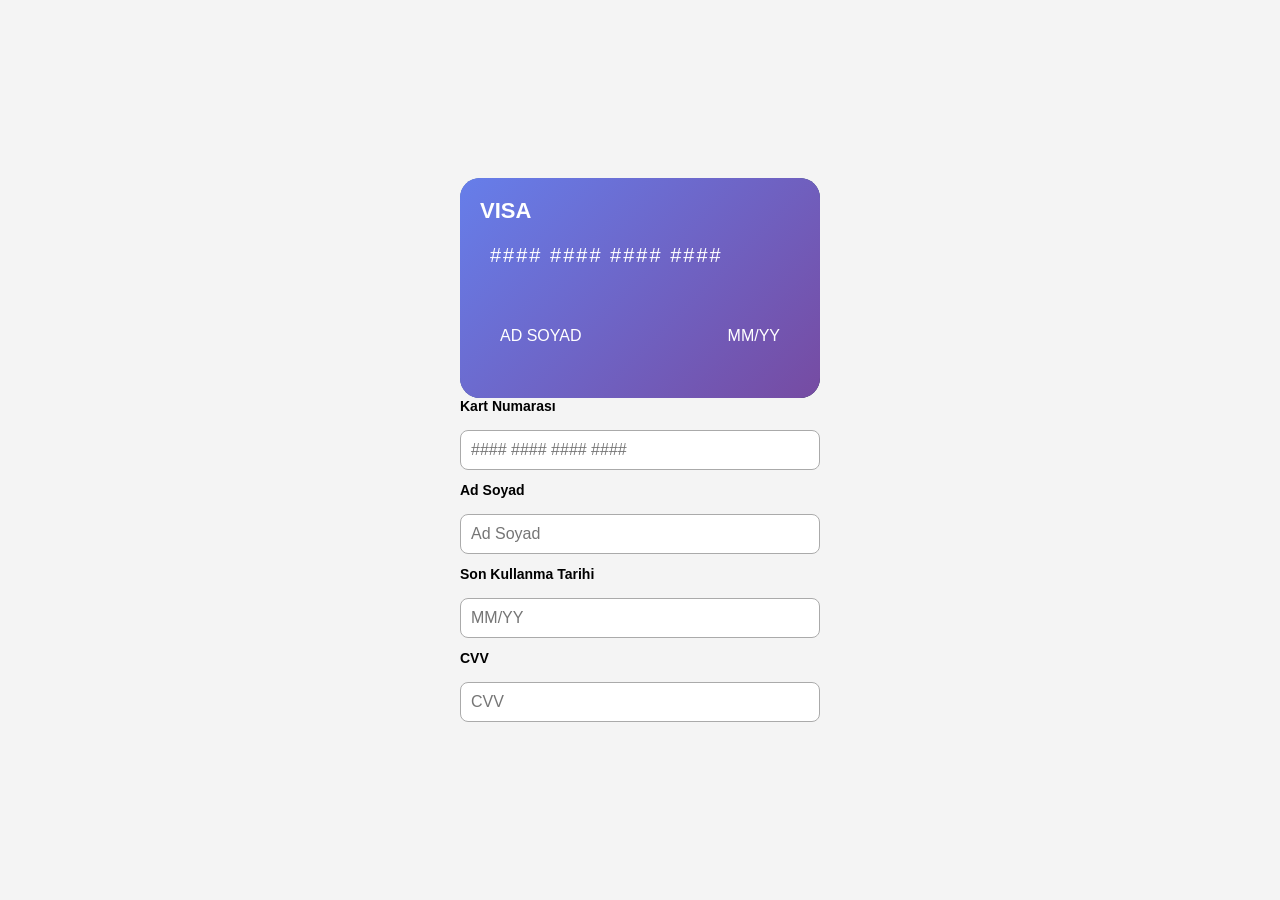
<file: src/pages/credit-card.html>
<!DOCTYPE html>
<html lang="tr">
<head>
  <meta charset="UTF-8" />
  <meta name="viewport" content="width=device-width, initial-scale=1" />
  <title>Credit Card Form</title>
  <link rel="stylesheet" href="../../public/assets/css/credit-card.css" />
</head>
<body>
  <div class="card-wrapper">
    <div class="card-container">
      <div class="credit-card" id="credit-card">
        <div class="card-inner">
          <div class="card-front">
            <div class="card-logo">VISA</div>
            <div class="card-number" id="card-number-display">#### #### #### ####</div>
            <div class="card-name-exp">
              <span id="card-name-display">AD SOYAD</span>
              <span id="card-exp-display">MM/YY</span>
            </div>
          </div>
          <div class="card-back">
            <div class="black-strip"></div>
            <div class="cvv-box">CVV: <span id="card-cvv-display">•••</span></div>
          </div>
        </div>
      </div>

      <!-- Form Alanı -->
      <form class="card-form" method="post" action="#" novalidate>
        <label for="card-number">Kart Numarası</label>
        <input type="text" id="card-number" maxlength="19" placeholder="#### #### #### ####" />

        <label for="card-name">Ad Soyad</label>
        <input type="text" id="card-name" placeholder="Ad Soyad" />

        <label for="card-exp">Son Kullanma Tarihi</label>
        <input type="text" id="card-exp" maxlength="5" placeholder="MM/YY" />

        <label for="card-cvv">CVV</label>
        <input type="text" id="card-cvv" maxlength="3" placeholder="CVV" />
      </form>
    </div>
  </div>

  <script src="../../public/assets/scripts/credit-card.js"></script>
</body>
</html>
</file>
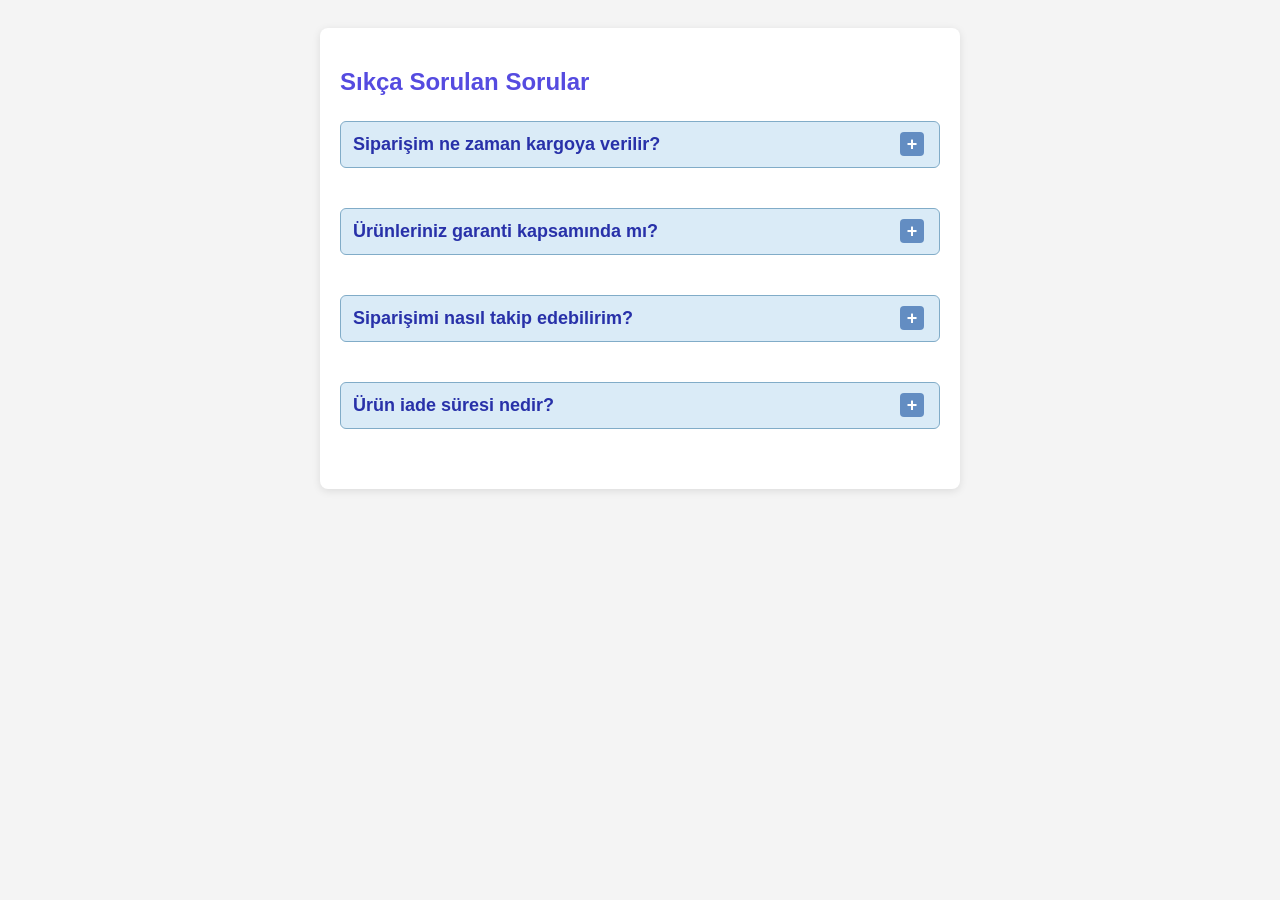
<file: src/pages/faq-section.html>
<!DOCTYPE html>
<html lang="tr">
<head>
  <meta charset="UTF-8" />
  <meta name="viewport" content="width=device-width, initial-scale=1" />
  <title>Accordion FAQ</title>
  <link rel="stylesheet" href="../../public/assets/css/faq-section.css">
</head>
<body>

  <section class="faq-section" aria-label="Frequently Asked Questions">
    <h2 class="faq-title">Sıkça Sorulan Sorular</h2>

    <div class="accordion-item">
      <button class="accordion-header" aria-expanded="false" aria-controls="faq1" id="faq1-header">
        Siparişim ne zaman kargoya verilir?
      </button>
      <div class="accordion-content" id="faq1" role="region" aria-labelledby="faq1-header">
        <p> Siparişiniz 1-3 iş günü içinde özenle hazırlanarak kargoya teslim edilir. Özel kampanya dönemlerinde bu süre uzayabilir.</p>
      </div>
    </div>

    <div class="accordion-item">
      <button class="accordion-header" aria-expanded="false" aria-controls="faq2" id="faq2-header">
        Ürünleriniz garanti kapsamında mı?
      </button>
      <div class="accordion-content" id="faq2" role="region" aria-labelledby="faq2-header">
        <p>Evet, tüm ürünlerimiz 2 yıl garanti kapsamındadır.</p>
      </div>
    </div>

    <div class="accordion-item">
      <button class="accordion-header" aria-expanded="false" aria-controls="faq3" id="faq3-header">
        Siparişimi nasıl takip edebilirim?
      </button>
      <div class="accordion-content" id="faq3" role="region" aria-labelledby="faq3-header">
        <p>Sipariş takibi için hesabınıza giriş yapabilir ve “Siparişlerim” bölümünden detayları görebilirsiniz.</p>
      </div>
    </div>

    <div class="accordion-item">
      <button class="accordion-header" aria-expanded="false" aria-controls="faq4" id="faq4-header">
        Ürün iade süresi nedir?
      </button>
      <div class="accordion-content" id="faq4" role="region" aria-labelledby="faq4-header">
        <p>Ürünü teslim aldıktan sonra 14 gün içinde iade edebilirsiniz. Ürün kullanılmamış ve etiketleri çıkarılmamış olmalıdır.</p>
      </div>
    </div>

  </section>

  <script src="../../public/assets/scripts/faq-section.js"></script>

  

</body>
</html>
</file>
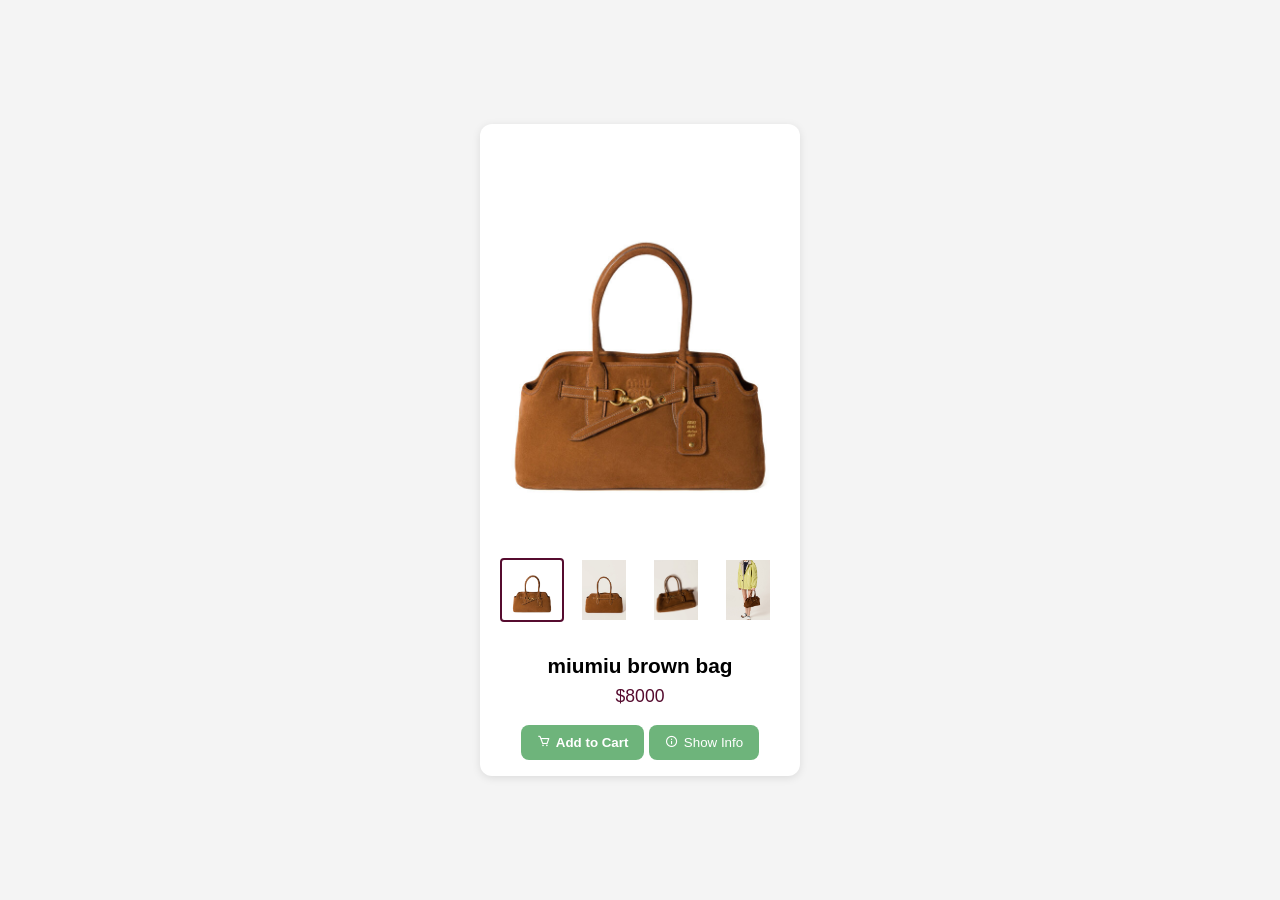
<file: src/pages/product-card.html>
<!DOCTYPE html>
<html lang="en">
<head>
  <meta charset="UTF-8" />
  <meta name="viewport" content="width=device-width, initial-scale=1" />
  <title>Product Card Carousel</title>
  <link rel="stylesheet" href="../../public/assets/css/product-card.css" />
  <link href="https://unpkg.com/boxicons@2.1.4/css/boxicons.min.css" rel="stylesheet" />
</head>
<body>
  <div class="product-card" id="productCard">
    <div class="card-image">
      <img src="../../public/assets/images/bag2.jpg" id="mainImage" class="product-image main" alt="Product Image" />
      <div class="thumbnail-container">
        <img src="../../public/assets/images/bag2.jpg" class="thumbnail active" />
        <img src="../../public/assets/images/bag3.jpg" class="thumbnail" />
        <img src="../../public/assets/images/bag4.jpg" class="thumbnail" />
        <img src="../../public/assets/images/bag1.jpg" class="thumbnail" />
      </div>
    </div>
    <div class="card-content">
        <h3 class="product-title">miumiu brown bag</h3>
        <p class="product-price">$8000</p>

        <button class="add-to-cart"><i class="bx bx-cart"></i> Add to Cart</button>
        <button class="show-info"><i class="bx bx-info-circle"></i> Show Info</button>

        <div id="cartMessage" class="cart-message">Product added to cart!</div>
    </div>
  </div>

  <!-- Modal -->
  <div id="productModal" class="modal">
    <div class="modal-content">
      <span class="close">&times;</span>
      <h2>Ürün Özellikleri</h2>
      <ul>
        <li>Omuz çantası olarak kullanılabilen süet saplar</li>
        <li>Çıkarılabilir deri ip</li>
        <li>Altın tonlu donanım</li>
        <li>Çanta ayakları ile</li>
        <li>Fermuarlı cep ve yama cebi bulunan pamuk astar</li>
        <li>Önde kabartmalı harf logolu</li>
        <li>Ürün koruma bandı açılmış ürünlerde iade alınmamaktadır</li>
      </ul>
      <p><strong>Ürün Kodu:</strong> 81910325047226054203579822843_208</p>
    </div>
  </div>

  <script src="../../public/assets/scripts/product-card.js"></script>
</body>
</html>
</file>
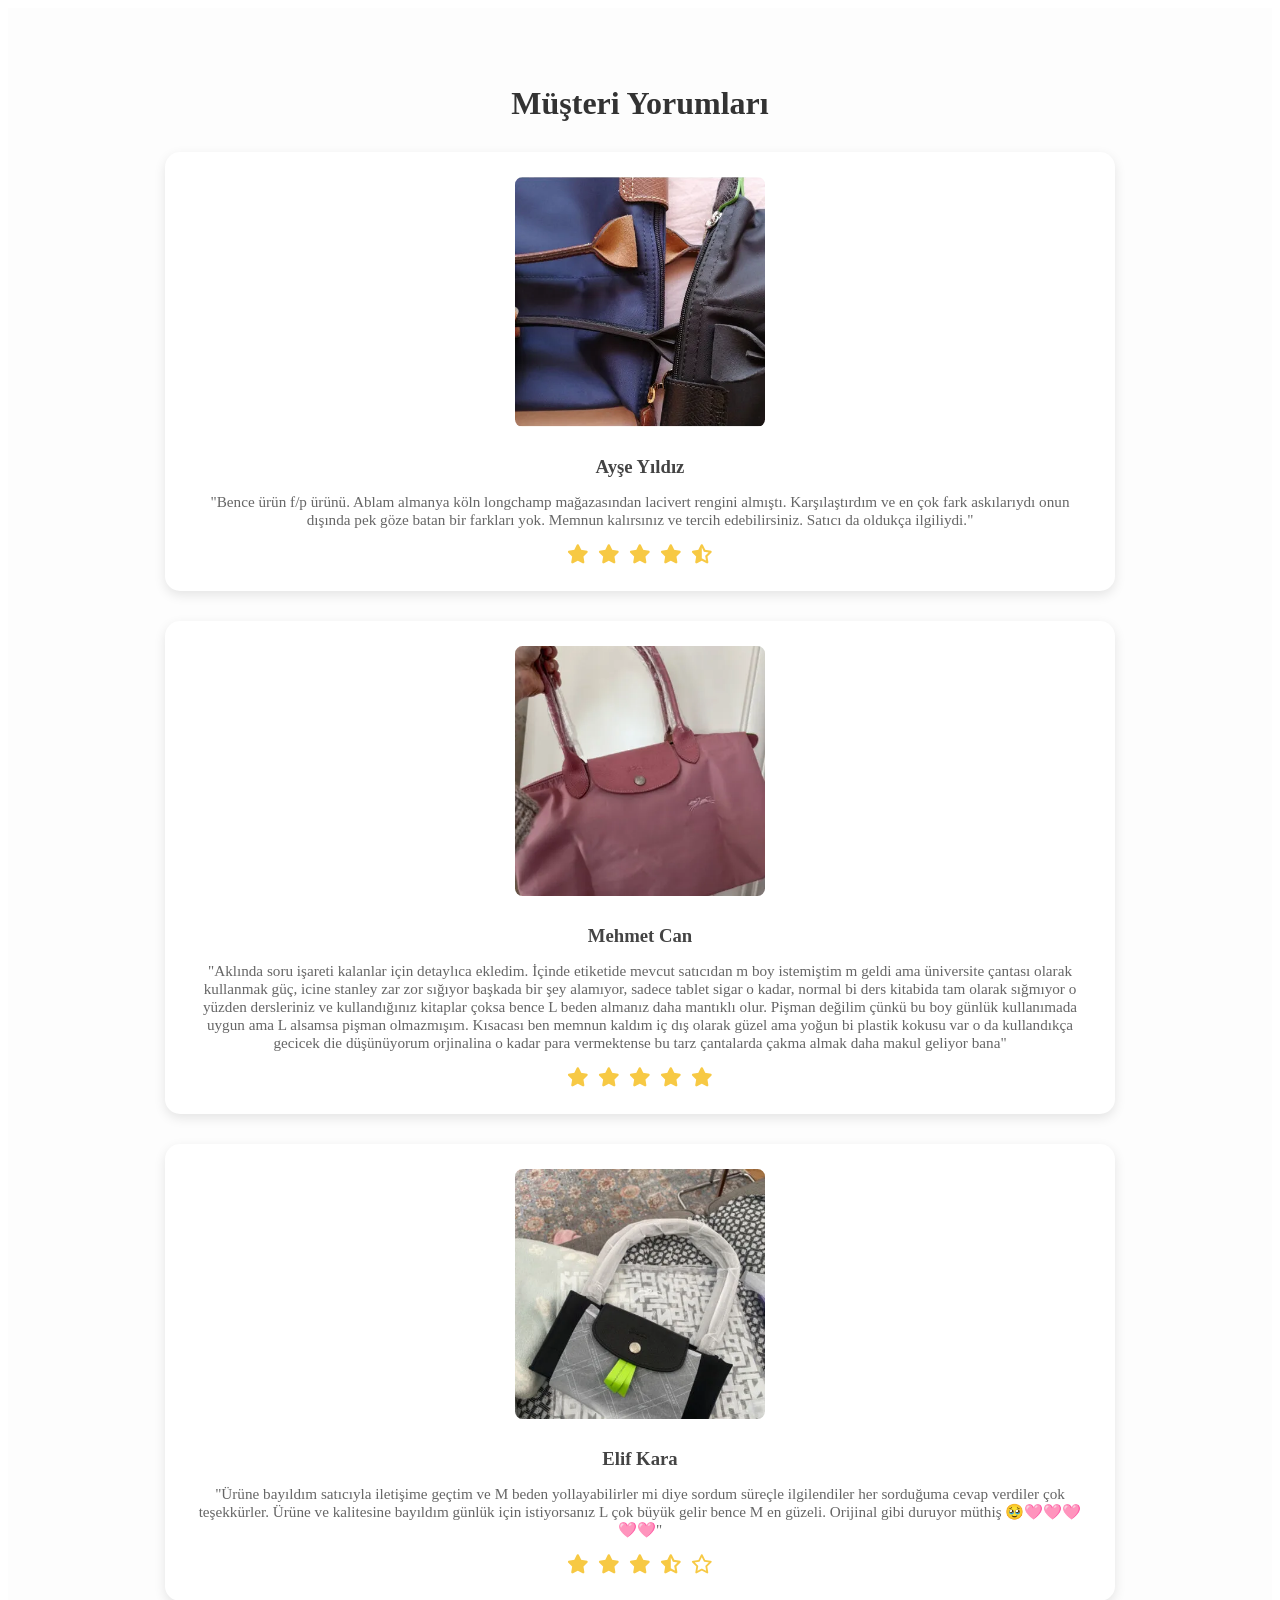
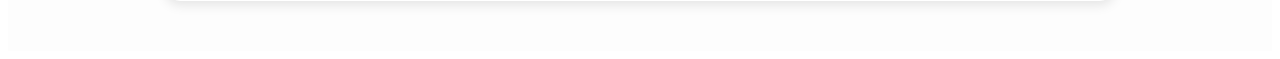
<file: src/pages/testimonial-section.html>
<!DOCTYPE html>
<html lang="tr">
<head>
  <meta charset="UTF-8" />
  <meta name="viewport" content="width=device-width, initial-scale=1" />
  <title>Testimonials Section</title>
  <link rel="stylesheet" href="../../public/assets/css/testimonial-section.css" />
  <link rel="stylesheet"
  href="https://cdnjs.cloudflare.com/ajax/libs/font-awesome/6.5.0/css/all.min.css"/>
  <style>
    .stars i {
      margin-right: 4px;
    }
    .stars i:last-child {
      margin-right: 0;
    }
  </style>
</head>
<body>

  <section class="testimonials-section">
    <h2>Müşteri Yorumları</h2>
    <div class="testimonials-container">

      <div class="testimonial-card">
        <img src="../../public/assets/images/user1.jpg" alt="Kullanıcı 1" class="user-image" />
        <h3>Ayşe Yıldız</h3>
        <p>"Bence ürün f/p ürünü. Ablam almanya köln longchamp mağazasından lacivert rengini almıştı. Karşılaştırdım ve en çok fark askılarıydı onun dışında pek göze batan bir farkları yok. Memnun kalırsınız ve tercih edebilirsiniz. Satıcı da oldukça ilgiliydi."</p>
        <div class="stars">
          <i class="fas fa-star"></i>
          <i class="fas fa-star"></i>
          <i class="fas fa-star"></i>
          <i class="fas fa-star"></i>
          <i class="fas fa-star-half-alt"></i>
        </div>
      </div>

      <div class="testimonial-card">
        <img src="../../public/assets/images/user2.jpg" alt="Kullanıcı 2" class="user-image" />
        <h3>Mehmet Can</h3>
        <p>"Aklında soru işareti kalanlar için detaylıca ekledim. İçinde etiketide mevcut satıcıdan m boy istemiştim m geldi ama üniversite çantası olarak kullanmak güç, icine stanley zar zor sığıyor başkada bir şey alamıyor, sadece tablet sigar o kadar, normal bi ders kitabida tam olarak sığmıyor o yüzden dersleriniz ve kullandığınız kitaplar çoksa bence L beden almanız daha mantıklı olur. Pişman değilim çünkü bu boy günlük kullanımada uygun ama L alsamsa pişman olmazmışım. Kısacası ben  memnun kaldım iç dış olarak güzel ama yoğun bi plastik kokusu var o da kullandıkça gecicek die düşünüyorum orjinalina o kadar para vermektense bu tarz çantalarda çakma almak daha makul geliyor bana"</p>
        <div class="stars">
          <i class="fas fa-star"></i>
          <i class="fas fa-star"></i>
          <i class="fas fa-star"></i>
          <i class="fas fa-star"></i>
          <i class="fas fa-star"></i>
        </div>
      </div>

      <div class="testimonial-card">
        <img src="../../public/assets/images/user3.jpg" alt="Kullanıcı 3" class="user-image" />
        <h3>Elif Kara</h3>
        <p>"Ürüne bayıldım satıcıyla iletişime geçtim ve M beden yollayabilirler mi diye sordum süreçle ilgilendiler her sorduğuma cevap verdiler çok teşekkürler. Ürüne ve kalitesine bayıldım günlük için istiyorsanız L çok büyük gelir bence M en güzeli. Orijinal gibi duruyor müthiş 🥹🩷🩷🩷🩷🩷"</p>
        <div class="stars">
          <i class="fas fa-star"></i>
          <i class="fas fa-star"></i>
          <i class="fas fa-star"></i>
          <i class="fas fa-star-half-alt"></i>
          <i class="far fa-star"></i>
        </div>
      </div>

    </div>
  </section>

</body>
</html>
</file>
<file: public/assets/css/credit-card.css>
* {
  box-sizing: border-box;
  margin: 0;
  padding: 0;
}

body {
  font-family: 'Segoe UI', sans-serif;
  background: #f4f4f4;
  display: flex;
  justify-content: center;
  align-items: center;
  height: 100vh;
}

.card-wrapper {
  display: flex;
  flex-direction: column;
  align-items: center;
  gap: 30px;
}

.card-container {
  width: 360px;
  perspective: 1000px;
}

.credit-card {
  width: 100%;
  height: 220px;
  border-radius: 20px;
  position: relative;
  transform-style: preserve-3d;
  transition: transform 0.8s;
  background: linear-gradient(135deg, #4b6cb7, #182848);
  color: #fff;
  perspective: 1000px;
}

.credit-card.flipped {
  transform: rotateY(180deg);
}

.card-inner {
  position: relative;
  width: 100%;
  height: 100%;
  transform-style: preserve-3d; 
  transition: transform 0.8s ease;
}


.card-front,
.card-back {
  position: absolute;
  width: 100%;
  height: 100%;
  padding: 20px;
  border-radius: 20px;
  backface-visibility: hidden;
  background: linear-gradient(135deg, #667eea, #764ba2);
}

.card-front {
  z-index: 2;
}

.card-logo {
  font-size: 22px;
  font-weight: bold;
  margin-bottom: 20px;
}

.card-number {
  font-size: 20px;
  letter-spacing: 2px;
  margin-bottom: 30px;
  padding: 0 10px;
}

.card-name-exp {
  display: flex;
  justify-content: space-between;
  padding: 0 20px;
  margin-top: 60px;
}

.card-back {
  transform: rotateY(180deg);
  display: flex;
  flex-direction: column;
  justify-content: center;
  align-items: center;
}

.black-strip {
  background: #000;
  height: 40px;
  width: 100%;
  border-radius: 4px;
  margin-bottom: 20px;
}

.cvv-box {
  font-size: 18px;
  background: #fff;
  color: #000;
  padding: 8px 12px;
  border-radius: 5px;
  letter-spacing: 3px;
}

.card-form {
  width: 360px;
  display: flex;
  flex-direction: column;
  gap: 12px;
}

.card-form label {
  font-size: 14px;
  font-weight: 600;
  margin-bottom: 4px;
}

.card-form input {
  padding: 10px;
  border: 1px solid #aaa;
  border-radius: 8px;
  font-size: 16px;
}
</file>
<file: public/assets/css/faq-section.css>
body {
  font-family: 'Segoe UI', Tahoma, Geneva, Verdana, sans-serif;
  background: #f4f4f4;
  padding: 20px;
  color: #7848b4;
}

.faq-section {
  max-width: 600px;
  margin: 0 auto;
  background: #fff;
  border-radius: 8px;
  box-shadow: 0 2px 8px rgba(9, 0, 0, 0.1);
  padding: 20px;
}

.faq-title {
  text-align: left;
  margin-bottom: 25px;
  color: #554be0;
  font-size: 24px;
}

.accordion-item {
  border-bottom: 6px  #638dc2;
  margin-block-end: 30px;
  position: relative;
}

.accordion-header {
  color: #2831a9;
  background-color: rgb(218, 235, 247);
  border-radius: 6px;
  border: 1px solid #81acc8;
  cursor: pointer;
  padding: 12px 40px 12px 12px;
  font-weight: 600;
  font-size: 18px;
  user-select: none;
  position: relative;
  width: 100%;
  text-align: left;
}

.accordion-header::after {
  content: '+';
  position: absolute;
  right: 15px;
  top: 50%;
  transform: translateY(-50%);
  width: 24px;
  height: 24px;
  border-radius: 4px;
  background-color: #638dc2;
  color: #fff;
  font-size: 18px;
  display: flex;
  align-items: center;
  justify-content: center;
  transition: all 0.3s ease;
}

.accordion-header.active::after {
  content: '-';
  transform: translateY(-50%) rotate(180deg);
}

.accordion-content {
  max-height: 0;
  overflow: hidden;
  transition: max-height 0.5s ease, opacity 0.5s ease, backdrop-filter 0.5s ease;
  padding: 0 15px;
  background: rgba(255, 255, 255, 0.25); 
  backdrop-filter: blur(10px); 
  border-radius: 8px;
  opacity: 0;
  margin-top: 10px;
}

.accordion-content {
  max-height: 0;
  overflow: hidden;
  transition: max-height 0.3s ease, opacity 0.3s ease, padding 0.3s ease;
  padding: 0 15px;
  background-color: rgba(100, 140, 194, 0.15); 
  border-radius: 8px; 
  box-shadow: 0 2px 8px rgba(9, 0, 0, 0.1); 
  opacity: 0;
}


.accordion-header.active + .accordion-content {
  max-height: 500px;
  opacity: 1;
  padding: 15px;
}

@media (max-width: 768px) {
  body {
    padding: 10px;
  }

  .faq-section {
    padding: 15px;
  }

  .faq-title {
    font-size: 20px;
  }

  .accordion-header {
    font-size: 16px;
    padding: 10px 35px 10px 10px;
  }

  .accordion-content {
    padding: 0 10px;
    font-size: 14px;
  }

  .accordion-header::after {
    font-size: 16px;
    width: 22px;
    height: 22px;
    right: 10px;
  }
}

@media (max-width: 480px) {
  .faq-title {
    font-size: 18px;
  }

  .accordion-header {
    font-size: 15px;
  }

  .accordion-content p {
    font-size: 13.5px;
  }
}
</file>
<file: public/assets/css/product-card.css>
body {
  margin: 0;
  height: 100vh;
  display: flex;
  justify-content: center;
  align-items: center;
  background: #f4f4f4;
  font-family: 'Segoe UI', sans-serif;
}

.product-card {
  width: 320px;
  background: #fff;
  border-radius: 12px;
  box-shadow: 0 2px 8px rgba(0,0,0,0.1);
  overflow: hidden;
}

.card-image {
  padding: 16px;
  text-align: center;
}

.product-image.main {
  width: 100%;
  border-radius: 8px;
}

.thumbnail-container {
  display: flex;
  justify-content: center;
  gap: 8px;
  margin-top: 12px;
}

.thumbnail {
  width: 60px;
  height: 60px;
  object-fit: contain;
  border: 2px solid transparent;
  border-radius: 4px;
  cursor: pointer;
  transition: border 0.3s;
}

.thumbnail.active,
.thumbnail:hover {
  border-color: #560c2f;
}

.card-content {
  padding: 16px;
  text-align: center;
}

.product-title {
  margin: 0;
  font-size: 1.3rem;
  font-weight: 600;
}

.product-price {
  color: #560c2f;
  font-size: 1.1rem;
  margin: 8px 0;
}

.add-to-cart {
  background: #560c2f;
  color: #fff;
  border: none;
  border-radius: 6px;
  padding: 10px 16px;
  cursor: pointer;
  font-weight: 600;
  display: inline-flex;
  align-items: center;
  gap: 6px;
  transition: background 0.3s;
}

.add-to-cart:hover {
  background: #7b3763;
}

.modal {
  display: none;
  position: fixed;
  z-index: 2000;
  left: 0;
  top: 0;
  width: 100%;
  height: 100%;
  overflow: auto;
  background-color: rgba(0,0,0,0.6);
}

.modal-content {
  background-color: #fff;
  margin: 10% auto;
  padding: 24px;
  border-radius: 8px;
  width: 80%;
  max-width: 500px;
  font-family: 'Segoe UI', sans-serif;
  position: relative;
}

.close {
  color: #aaa;
  position: absolute;
  top: 12px;
  right: 20px;
  font-size: 28px;
  cursor: pointer;
}

.close:hover {
  color: #000;
}
.cart-message {
  display: none;
  margin-top: 10px;
  padding: 10px;
  background-color: #d4edda;
  color: #155724;
  border: 1px solid #c3e6cb;
  border-radius: 5px;
  font-size: 14px;
  animation: fadeInOut 3s forwards;
}

@keyframes fadeInOut {
  0% { opacity: 0; }
  10% { opacity: 1; }
  90% { opacity: 1; }
  100% { opacity: 0; display: none; }
}

.add-to-cart,
.show-info {
  display: inline-flex;
  align-items: center;
  gap: 6px;
  background-color: #6eb47b;
  color: white;
  padding: 10px 16px;
  margin-top: 10px;
  border: none;
  border-radius: 8px;
  cursor: pointer;
  transition: background-color 0.3s ease;
}

.add-to-cart:hover,
.show-info:hover {
  background-color: #4a54e1;
}
</file>
<file: public/assets/css/testimonial-section.css>
.testimonials-section {
  padding: 50px 20px;
  background-color: #fdfdfd;
  text-align: center;
}

.testimonials-section h2 {
  font-size: 2em;
  margin-bottom: 30px;
  color: #333;
}

.testimonials-container {
  display: flex;
  flex-wrap: wrap;
  justify-content: center;
  gap: 30px;
}

.testimonial-card {
  background-color: #fff;
  padding: 25px;
  border-radius: 15px;
  box-shadow: 0 4px 12px rgba(0, 0, 0, 0.1);
  max-width: 900px;
  transition: transform 0.3s ease;
}

.testimonial-card:hover {
  transform: translateY(-5px);
}

.user-image {
  width: 250px;
  height: 250px;
  border-radius: 3%;
  object-fit: cover;
  margin-bottom: 15px;
}

.testimonial-card h3 {
  margin: 10px 0 5px;
  color: #444;
}

.testimonial-card p {
  font-size: 0.95em;
  color: #666;
  margin-bottom: 15px;
}

.stars {
  color: #f7c944;
  font-size: 1.2em;
}
</file>
